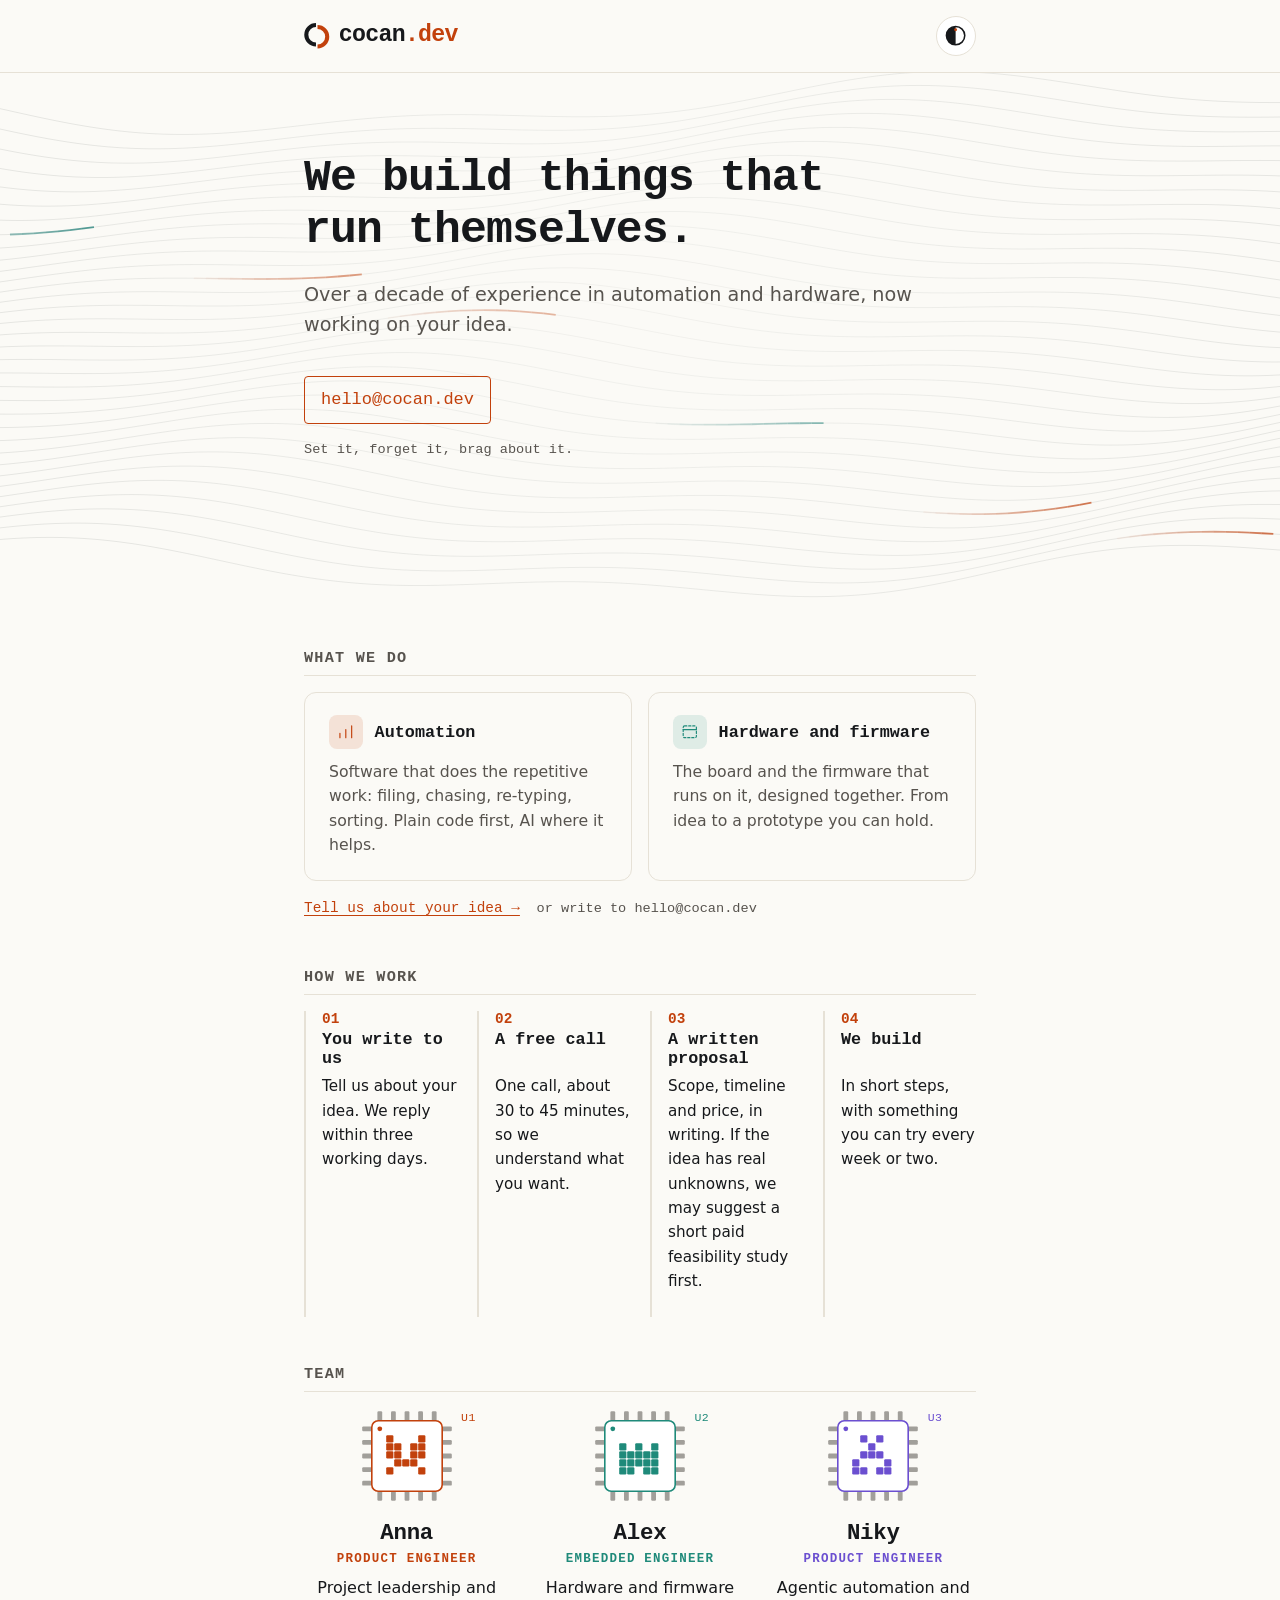
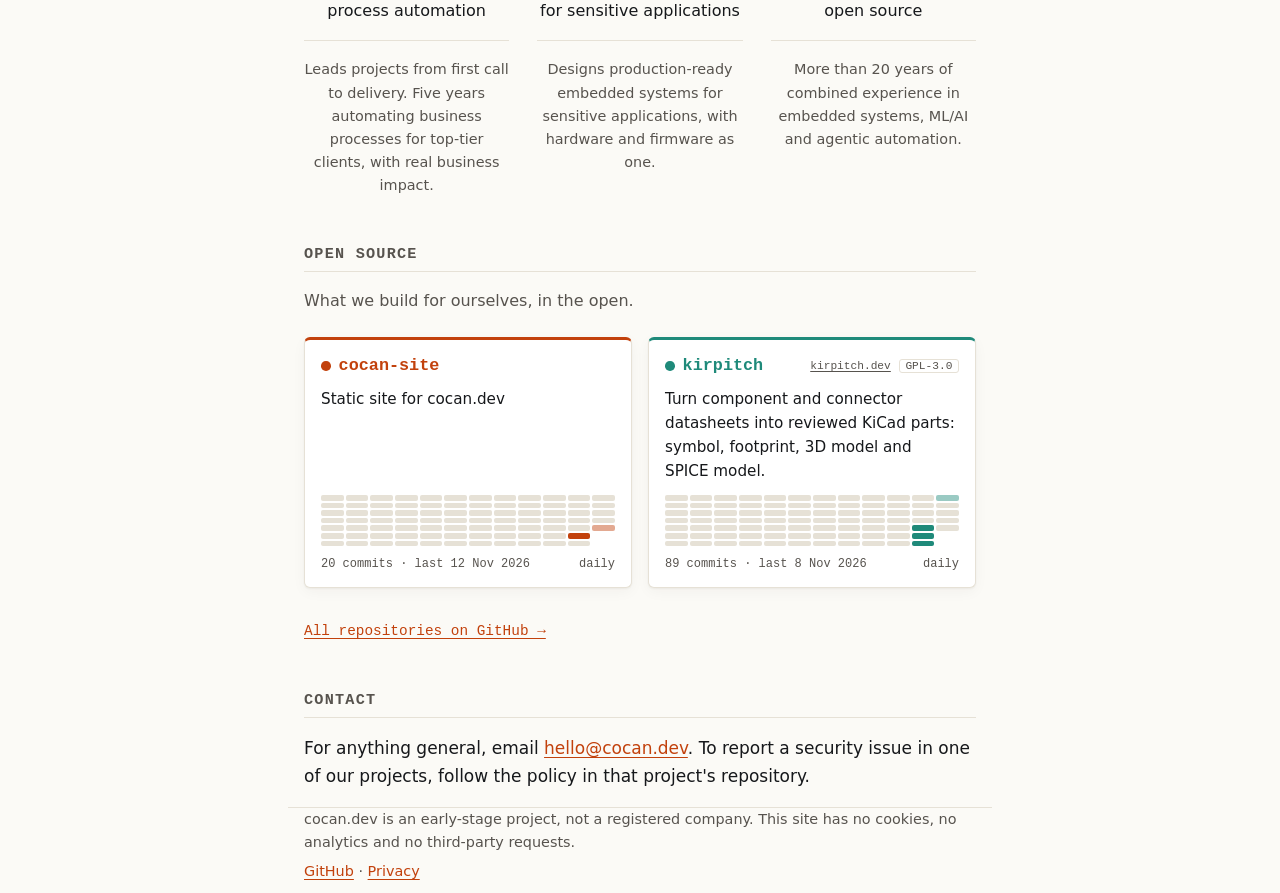
<file: index.html>
<!doctype html>
<html lang="en">
<head>
  <meta charset="utf-8">
  <meta name="viewport" content="width=device-width, initial-scale=1">
  <title>cocan.dev: we build things that run themselves</title>
  <meta name="description" content="A small team that automates the boring parts of your work, in software or in hardware.">
  <meta name="color-scheme" content="light dark">
  <meta property="og:type" content="website">
  <meta property="og:site_name" content="cocan.dev">
  <meta property="og:url" content="https://cocan.dev/">
  <meta property="og:title" content="cocan.dev: we build things that run themselves">
  <meta property="og:description" content="A small team that automates the boring parts of your work, in software or in hardware.">
  <meta property="og:image" content="https://cocan.dev/social-v2.png">
  <meta property="og:image:width" content="1200">
  <meta property="og:image:height" content="630">
  <meta property="og:image:alt" content="The cocan.dev mark and the line: We build things that run themselves.">
  <meta name="twitter:card" content="summary_large_image">
  <link rel="icon" href="favicon.svg" type="image/svg+xml">
  <link rel="apple-touch-icon" href="apple-touch-icon.png">
  <link rel="stylesheet" href="style.css">
</head>
<body>
  <header class="top">
    <div class="wrap topbar">
      <a class="logo" href="/"><svg class="mark" viewBox="0 0 100 100" aria-hidden="true"><path d="M47 8A38 38 0 0 0 47 84"/><path class="b" d="M53 16A38 38 0 0 1 53 92"/></svg>cocan<span>.dev</span></a>
      <button class="theme" type="button" aria-label="Switch between light and dark theme" title="Light / dark">
        <svg viewBox="0 0 24 24" aria-hidden="true"><circle class="rim" cx="12" cy="12" r="9.5"/><path class="half" d="M12 2.5a9.5 9.5 0 0 0 0 19z"/><circle class="pin" cx="12" cy="6" r="1.5"/></svg>
      </button></div>
  </header>
  <script>
    (function () {
      var r = document.documentElement, k = "theme";
      try { var s = localStorage.getItem(k); if (s) r.dataset.theme = s; } catch (e) {}
      document.addEventListener("click", function (e) {
        var b = e.target.closest(".theme"); if (!b) return;
        var dark = r.dataset.theme ? r.dataset.theme === "dark" : matchMedia("(prefers-color-scheme: dark)").matches;
        var next = dark ? "light" : "dark";
        var apply = function () { r.dataset.theme = next; try { localStorage.setItem(k, next); } catch (e2) {} };
        if (!document.startViewTransition || matchMedia("(prefers-reduced-motion: reduce)").matches) { apply(); return; }
        /* the new theme spreads outward from the button as a wave */
        var rc = b.getBoundingClientRect(), x = rc.left + rc.width / 2, y = rc.top + rc.height / 2;
        var end = Math.hypot(Math.max(x, innerWidth - x), Math.max(y, innerHeight - y));
        var tr = document.startViewTransition(apply);
        tr.ready.then(function () {
          r.animate({ clipPath: ["circle(0px at " + x + "px " + y + "px)", "circle(" + end + "px at " + x + "px " + y + "px)"] },
            { duration: 750, easing: "cubic-bezier(.4,0,.2,1)", pseudoElement: "::view-transition-new(root)" });
          var ring = document.createElement("div"); ring.className = "wave"; ring.style.left = x + "px"; ring.style.top = y + "px";
          document.body.appendChild(ring);
          ring.animate({ transform: ["translate(-50%,-50%) scale(0)", "translate(-50%,-50%) scale(" + (2 * end / 100) + ")"], opacity: [0.9, 0] },
            { duration: 750, easing: "cubic-bezier(.4,0,.2,1)" }).onfinish = function () { ring.remove(); };
        });
      });
    })();
  </script>

  <main class="wrap">
    <section class="hero">
      
      <h1>We build things that <span class="nb">run themselves.</span></h1>
      <p class="lead">Over a decade of experience in automation and hardware, now working on your idea.</p>
      <p><a class="button" href="mailto:hello@cocan.dev">hello@cocan.dev</a></p>
      <p class="hint" style="margin:0">Set it, forget it, brag about it.</p>
    </section>

    <section>
      <h2 id="services">What we do</h2>
      <ul class="svcs">
        <li class="svc s0">
          <div class="head">
            <svg viewBox="0 0 24 24" aria-hidden="true"><path d="M4 20V14M12 20V9M20 20V4"/></svg>
            <h3>Automation</h3>
          </div>
          <p>Software that does the repetitive work: filing, chasing, re-typing, sorting. Plain code first, AI where it helps.</p>
        </li>
        <li class="svc s1">
          <div class="head">
            <svg viewBox="0 0 24 24" aria-hidden="true"><rect x="3" y="4" width="18" height="16" rx="2" stroke-dasharray="3 2.5"/><path d="M3 9h18"/></svg>
            <h3>Hardware and firmware</h3>
          </div>
          <p>The board and the firmware that runs on it, designed together. From idea to a prototype you can hold.</p>
        </li>
      </ul>
      <p class="more"><a href="mailto:hello@cocan.dev?subject=New%20project%20idea&amp;body=Hi%20cocan.dev%2C%0A%0AWhat%20do%20you%20want%20to%20build%3F%0A%0A%0ASoftware%2C%20AI%2C%20hardware%2C%20or%20a%20mix%3F%0A%0A%0AWho%20is%20it%20for%3F%0A%0A%0ARough%20timeline%20and%20budget%20%28if%20you%20have%20them%29%3A%0A%0A%0AAnything%20we%20should%20read%20first%20%28links%2C%20sketches%29%3F%0A%0A%0AThanks%2C%0A">Tell us about your idea →</a> <span class="hint">or write to hello@cocan.dev</span></p>
    </section>

    <section>
      <h2>How we work</h2>
      <ol class="steps">
        <li><span class="n">01</span><h3>You write to us</h3><p>Tell us about your idea. We reply within three working days.</p></li>
        <li><span class="n">02</span><h3>A free call</h3><p>One call, about 30 to 45 minutes, so we understand what you want.</p></li>
        <li><span class="n">03</span><h3>A written proposal</h3><p>Scope, timeline and price, in writing. If the idea has real unknowns, we may suggest a short paid feasibility study first.</p></li>
        <li><span class="n">04</span><h3>We build</h3><p>In short steps, with something you can try every week or two.</p></li>
      </ol>
    </section>

    <!-- TODO: add each person's email here once the Tuta family mailboxes exist. -->
    <section>
      <h2 id="team">Team</h2>
      <ul class="team">
        <li class="chip c1">
          <svg viewBox="0 0 120 120" role="img" aria-label="Generated chip-style avatar for Anna">
            <g class="pins"><rect x="23.0" y="4" width="6" height="12" rx="1.5"/><rect x="23.0" y="104" width="6" height="12" rx="1.5"/><rect x="4" y="23.0" width="12" height="6" rx="1.5"/><rect x="104" y="23.0" width="12" height="6" rx="1.5"/><rect x="40.0" y="4" width="6" height="12" rx="1.5"/><rect x="40.0" y="104" width="6" height="12" rx="1.5"/><rect x="4" y="40.0" width="12" height="6" rx="1.5"/><rect x="104" y="40.0" width="12" height="6" rx="1.5"/><rect x="57.0" y="4" width="6" height="12" rx="1.5"/><rect x="57.0" y="104" width="6" height="12" rx="1.5"/><rect x="4" y="57.0" width="12" height="6" rx="1.5"/><rect x="104" y="57.0" width="12" height="6" rx="1.5"/><rect x="74.0" y="4" width="6" height="12" rx="1.5"/><rect x="74.0" y="104" width="6" height="12" rx="1.5"/><rect x="4" y="74.0" width="12" height="6" rx="1.5"/><rect x="104" y="74.0" width="12" height="6" rx="1.5"/><rect x="91.0" y="4" width="6" height="12" rx="1.5"/><rect x="91.0" y="104" width="6" height="12" rx="1.5"/><rect x="4" y="91.0" width="12" height="6" rx="1.5"/><rect x="104" y="91.0" width="12" height="6" rx="1.5"/></g>
            <rect class="body" x="16" y="16" width="88" height="88" rx="8"/>
            <circle class="pin1" cx="26" cy="26" r="3"/>
            <g class="die"><rect x="34" y="34" width="9" height="9" rx="1.5"/><rect x="74" y="34" width="9" height="9" rx="1.5"/><rect x="34" y="44" width="9" height="9" rx="1.5"/><rect x="44" y="44" width="9" height="9" rx="1.5"/><rect x="64" y="44" width="9" height="9" rx="1.5"/><rect x="74" y="44" width="9" height="9" rx="1.5"/><rect x="34" y="54" width="9" height="9" rx="1.5"/><rect x="44" y="54" width="9" height="9" rx="1.5"/><rect x="64" y="54" width="9" height="9" rx="1.5"/><rect x="74" y="54" width="9" height="9" rx="1.5"/><rect x="44" y="64" width="9" height="9" rx="1.5"/><rect x="54" y="64" width="9" height="9" rx="1.5"/><rect x="64" y="64" width="9" height="9" rx="1.5"/><rect x="34" y="74" width="9" height="9" rx="1.5"/><rect x="74" y="74" width="9" height="9" rx="1.5"/></g></svg>
          <h3>Anna</h3>
          <p class="role">Product engineer</p>
          <p class="sub">Project leadership and process automation</p>
          <p class="bio">Leads projects from first call to delivery. Five years automating business processes for top-tier clients, with real business impact.</p>
        </li>
        <li class="chip c2">
          <svg viewBox="0 0 120 120" role="img" aria-label="Generated chip-style avatar for Alex">
            <g class="pins"><rect x="23.0" y="4" width="6" height="12" rx="1.5"/><rect x="23.0" y="104" width="6" height="12" rx="1.5"/><rect x="4" y="23.0" width="12" height="6" rx="1.5"/><rect x="104" y="23.0" width="12" height="6" rx="1.5"/><rect x="40.0" y="4" width="6" height="12" rx="1.5"/><rect x="40.0" y="104" width="6" height="12" rx="1.5"/><rect x="4" y="40.0" width="12" height="6" rx="1.5"/><rect x="104" y="40.0" width="12" height="6" rx="1.5"/><rect x="57.0" y="4" width="6" height="12" rx="1.5"/><rect x="57.0" y="104" width="6" height="12" rx="1.5"/><rect x="4" y="57.0" width="12" height="6" rx="1.5"/><rect x="104" y="57.0" width="12" height="6" rx="1.5"/><rect x="74.0" y="4" width="6" height="12" rx="1.5"/><rect x="74.0" y="104" width="6" height="12" rx="1.5"/><rect x="4" y="74.0" width="12" height="6" rx="1.5"/><rect x="104" y="74.0" width="12" height="6" rx="1.5"/><rect x="91.0" y="4" width="6" height="12" rx="1.5"/><rect x="91.0" y="104" width="6" height="12" rx="1.5"/><rect x="4" y="91.0" width="12" height="6" rx="1.5"/><rect x="104" y="91.0" width="12" height="6" rx="1.5"/></g>
            <rect class="body" x="16" y="16" width="88" height="88" rx="8"/>
            <circle class="pin1" cx="26" cy="26" r="3"/>
            <g class="die"><rect x="34" y="44" width="9" height="9" rx="1.5"/><rect x="54" y="44" width="9" height="9" rx="1.5"/><rect x="74" y="44" width="9" height="9" rx="1.5"/><rect x="34" y="54" width="9" height="9" rx="1.5"/><rect x="44" y="54" width="9" height="9" rx="1.5"/><rect x="54" y="54" width="9" height="9" rx="1.5"/><rect x="64" y="54" width="9" height="9" rx="1.5"/><rect x="74" y="54" width="9" height="9" rx="1.5"/><rect x="34" y="64" width="9" height="9" rx="1.5"/><rect x="44" y="64" width="9" height="9" rx="1.5"/><rect x="54" y="64" width="9" height="9" rx="1.5"/><rect x="64" y="64" width="9" height="9" rx="1.5"/><rect x="74" y="64" width="9" height="9" rx="1.5"/><rect x="34" y="74" width="9" height="9" rx="1.5"/><rect x="44" y="74" width="9" height="9" rx="1.5"/><rect x="64" y="74" width="9" height="9" rx="1.5"/><rect x="74" y="74" width="9" height="9" rx="1.5"/></g></svg>
          <h3>Alex</h3>
          <p class="role">Embedded engineer</p>
          <p class="sub">Hardware and firmware for sensitive applications</p>
          <p class="bio">Designs production-ready embedded systems for sensitive applications, with hardware and firmware as one.</p>
        </li>
        <li class="chip c3">
          <svg viewBox="0 0 120 120" role="img" aria-label="Generated chip-style avatar for Niky">
            <g class="pins"><rect x="23.0" y="4" width="6" height="12" rx="1.5"/><rect x="23.0" y="104" width="6" height="12" rx="1.5"/><rect x="4" y="23.0" width="12" height="6" rx="1.5"/><rect x="104" y="23.0" width="12" height="6" rx="1.5"/><rect x="40.0" y="4" width="6" height="12" rx="1.5"/><rect x="40.0" y="104" width="6" height="12" rx="1.5"/><rect x="4" y="40.0" width="12" height="6" rx="1.5"/><rect x="104" y="40.0" width="12" height="6" rx="1.5"/><rect x="57.0" y="4" width="6" height="12" rx="1.5"/><rect x="57.0" y="104" width="6" height="12" rx="1.5"/><rect x="4" y="57.0" width="12" height="6" rx="1.5"/><rect x="104" y="57.0" width="12" height="6" rx="1.5"/><rect x="74.0" y="4" width="6" height="12" rx="1.5"/><rect x="74.0" y="104" width="6" height="12" rx="1.5"/><rect x="4" y="74.0" width="12" height="6" rx="1.5"/><rect x="104" y="74.0" width="12" height="6" rx="1.5"/><rect x="91.0" y="4" width="6" height="12" rx="1.5"/><rect x="91.0" y="104" width="6" height="12" rx="1.5"/><rect x="4" y="91.0" width="12" height="6" rx="1.5"/><rect x="104" y="91.0" width="12" height="6" rx="1.5"/></g>
            <rect class="body" x="16" y="16" width="88" height="88" rx="8"/>
            <circle class="pin1" cx="26" cy="26" r="3"/>
            <g class="die"><rect x="44" y="34" width="9" height="9" rx="1.5"/><rect x="64" y="34" width="9" height="9" rx="1.5"/><rect x="54" y="44" width="9" height="9" rx="1.5"/><rect x="44" y="54" width="9" height="9" rx="1.5"/><rect x="54" y="54" width="9" height="9" rx="1.5"/><rect x="64" y="54" width="9" height="9" rx="1.5"/><rect x="34" y="64" width="9" height="9" rx="1.5"/><rect x="74" y="64" width="9" height="9" rx="1.5"/><rect x="34" y="74" width="9" height="9" rx="1.5"/><rect x="44" y="74" width="9" height="9" rx="1.5"/><rect x="64" y="74" width="9" height="9" rx="1.5"/><rect x="74" y="74" width="9" height="9" rx="1.5"/></g></svg>
          <h3>Niky</h3>
          <p class="role">Product engineer</p>
          <p class="sub">Agentic automation and open source</p>
          <p class="bio">More than 20 years of combined experience in embedded systems, ML/AI and agentic automation.</p>
        </li>
      </ul>
    </section>

    <section>
      <h2 id="open-source">Open source</h2>
      <p class="lead" style="font-size:1rem">What we build for ourselves, in the open.</p>
      <!-- activity:start -->
      <ul class="projects">
        <li class="proj p0 live">
          <div class="head"><span class="led" aria-hidden="true"></span><h3><a href="https://github.com/cocan-dev/cocan-site">cocan-site</a></h3></div>
          <p class="desc">Static site for cocan.dev</p>
          <div class="graph" role="img" aria-label="20 commits, daily activity, last 12 weeks"><div class="matrix"><i class="cell" style="--i:0" title="23 Aug 2026: 0 commits"></i><i class="cell" style="--i:0" title="24 Aug 2026: 0 commits"></i><i class="cell" style="--i:0" title="25 Aug 2026: 0 commits"></i><i class="cell" style="--i:0" title="26 Aug 2026: 0 commits"></i><i class="cell" style="--i:0" title="27 Aug 2026: 0 commits"></i><i class="cell" style="--i:0" title="28 Aug 2026: 0 commits"></i><i class="cell" style="--i:0" title="29 Aug 2026: 0 commits"></i><i class="cell" style="--i:1" title="30 Aug 2026: 0 commits"></i><i class="cell" style="--i:1" title="31 Aug 2026: 0 commits"></i><i class="cell" style="--i:1" title="1 Sep 2026: 0 commits"></i><i class="cell" style="--i:1" title="2 Sep 2026: 0 commits"></i><i class="cell" style="--i:1" title="3 Sep 2026: 0 commits"></i><i class="cell" style="--i:1" title="4 Sep 2026: 0 commits"></i><i class="cell" style="--i:1" title="5 Sep 2026: 0 commits"></i><i class="cell" style="--i:2" title="6 Sep 2026: 0 commits"></i><i class="cell" style="--i:2" title="7 Sep 2026: 0 commits"></i><i class="cell" style="--i:2" title="8 Sep 2026: 0 commits"></i><i class="cell" style="--i:2" title="9 Sep 2026: 0 commits"></i><i class="cell" style="--i:2" title="10 Sep 2026: 0 commits"></i><i class="cell" style="--i:2" title="11 Sep 2026: 0 commits"></i><i class="cell" style="--i:2" title="12 Sep 2026: 0 commits"></i><i class="cell" style="--i:3" title="13 Sep 2026: 0 commits"></i><i class="cell" style="--i:3" title="14 Sep 2026: 0 commits"></i><i class="cell" style="--i:3" title="15 Sep 2026: 0 commits"></i><i class="cell" style="--i:3" title="16 Sep 2026: 0 commits"></i><i class="cell" style="--i:3" title="17 Sep 2026: 0 commits"></i><i class="cell" style="--i:3" title="18 Sep 2026: 0 commits"></i><i class="cell" style="--i:3" title="19 Sep 2026: 0 commits"></i><i class="cell" style="--i:4" title="20 Sep 2026: 0 commits"></i><i class="cell" style="--i:4" title="21 Sep 2026: 0 commits"></i><i class="cell" style="--i:4" title="22 Sep 2026: 0 commits"></i><i class="cell" style="--i:4" title="23 Sep 2026: 0 commits"></i><i class="cell" style="--i:4" title="24 Sep 2026: 0 commits"></i><i class="cell" style="--i:4" title="25 Sep 2026: 0 commits"></i><i class="cell" style="--i:4" title="26 Sep 2026: 0 commits"></i><i class="cell" style="--i:5" title="27 Sep 2026: 0 commits"></i><i class="cell" style="--i:5" title="28 Sep 2026: 0 commits"></i><i class="cell" style="--i:5" title="29 Sep 2026: 0 commits"></i><i class="cell" style="--i:5" title="30 Sep 2026: 0 commits"></i><i class="cell" style="--i:5" title="1 Oct 2026: 0 commits"></i><i class="cell" style="--i:5" title="2 Oct 2026: 0 commits"></i><i class="cell" style="--i:5" title="3 Oct 2026: 0 commits"></i><i class="cell" style="--i:6" title="4 Oct 2026: 0 commits"></i><i class="cell" style="--i:6" title="5 Oct 2026: 0 commits"></i><i class="cell" style="--i:6" title="6 Oct 2026: 0 commits"></i><i class="cell" style="--i:6" title="7 Oct 2026: 0 commits"></i><i class="cell" style="--i:6" title="8 Oct 2026: 0 commits"></i><i class="cell" style="--i:6" title="9 Oct 2026: 0 commits"></i><i class="cell" style="--i:6" title="10 Oct 2026: 0 commits"></i><i class="cell" style="--i:7" title="11 Oct 2026: 0 commits"></i><i class="cell" style="--i:7" title="12 Oct 2026: 0 commits"></i><i class="cell" style="--i:7" title="13 Oct 2026: 0 commits"></i><i class="cell" style="--i:7" title="14 Oct 2026: 0 commits"></i><i class="cell" style="--i:7" title="15 Oct 2026: 0 commits"></i><i class="cell" style="--i:7" title="16 Oct 2026: 0 commits"></i><i class="cell" style="--i:7" title="17 Oct 2026: 0 commits"></i><i class="cell" style="--i:8" title="18 Oct 2026: 0 commits"></i><i class="cell" style="--i:8" title="19 Oct 2026: 0 commits"></i><i class="cell" style="--i:8" title="20 Oct 2026: 0 commits"></i><i class="cell" style="--i:8" title="21 Oct 2026: 0 commits"></i><i class="cell" style="--i:8" title="22 Oct 2026: 0 commits"></i><i class="cell" style="--i:8" title="23 Oct 2026: 0 commits"></i><i class="cell" style="--i:8" title="24 Oct 2026: 0 commits"></i><i class="cell" style="--i:9" title="25 Oct 2026: 0 commits"></i><i class="cell" style="--i:9" title="26 Oct 2026: 0 commits"></i><i class="cell" style="--i:9" title="27 Oct 2026: 0 commits"></i><i class="cell" style="--i:9" title="28 Oct 2026: 0 commits"></i><i class="cell" style="--i:9" title="29 Oct 2026: 0 commits"></i><i class="cell" style="--i:9" title="30 Oct 2026: 0 commits"></i><i class="cell" style="--i:9" title="31 Oct 2026: 0 commits"></i><i class="cell" style="--i:10" title="1 Nov 2026: 0 commits"></i><i class="cell" style="--i:10" title="2 Nov 2026: 0 commits"></i><i class="cell" style="--i:10" title="3 Nov 2026: 0 commits"></i><i class="cell" style="--i:10" title="4 Nov 2026: 0 commits"></i><i class="cell" style="--i:10" title="5 Nov 2026: 0 commits"></i><i class="cell on l4" style="--i:10" title="6 Nov 2026: 19 commits"></i><i class="cell" style="--i:10" title="7 Nov 2026: 0 commits"></i><i class="cell" style="--i:11" title="8 Nov 2026: 0 commits"></i><i class="cell" style="--i:11" title="9 Nov 2026: 0 commits"></i><i class="cell" style="--i:11" title="10 Nov 2026: 0 commits"></i><i class="cell" style="--i:11" title="11 Nov 2026: 0 commits"></i><i class="cell on l1" style="--i:11" title="12 Nov 2026: 1 commit"></i><i class="cell future"></i><i class="cell future"></i></div></div>
          <p class="meta"><span>20 commits · last 12 Nov 2026</span><span>daily</span></p>
        </li>
        <li class="proj p1 live">
          <div class="head"><span class="led" aria-hidden="true"></span><h3><a href="https://github.com/cocan-dev/kirpitch">kirpitch</a></h3><a class="site" href="https://kirpitch.dev">kirpitch.dev</a><span class="badge">GPL-3.0</span></div>
          <p class="desc">Turn component and connector datasheets into reviewed KiCad parts: symbol, footprint, 3D model and SPICE model.</p>
          <div class="graph" role="img" aria-label="89 commits, daily activity, last 12 weeks"><div class="matrix"><i class="cell" style="--i:0" title="23 Aug 2026: 0 commits"></i><i class="cell" style="--i:0" title="24 Aug 2026: 0 commits"></i><i class="cell" style="--i:0" title="25 Aug 2026: 0 commits"></i><i class="cell" style="--i:0" title="26 Aug 2026: 0 commits"></i><i class="cell" style="--i:0" title="27 Aug 2026: 0 commits"></i><i class="cell" style="--i:0" title="28 Aug 2026: 0 commits"></i><i class="cell" style="--i:0" title="29 Aug 2026: 0 commits"></i><i class="cell" style="--i:1" title="30 Aug 2026: 0 commits"></i><i class="cell" style="--i:1" title="31 Aug 2026: 0 commits"></i><i class="cell" style="--i:1" title="1 Sep 2026: 0 commits"></i><i class="cell" style="--i:1" title="2 Sep 2026: 0 commits"></i><i class="cell" style="--i:1" title="3 Sep 2026: 0 commits"></i><i class="cell" style="--i:1" title="4 Sep 2026: 0 commits"></i><i class="cell" style="--i:1" title="5 Sep 2026: 0 commits"></i><i class="cell" style="--i:2" title="6 Sep 2026: 0 commits"></i><i class="cell" style="--i:2" title="7 Sep 2026: 0 commits"></i><i class="cell" style="--i:2" title="8 Sep 2026: 0 commits"></i><i class="cell" style="--i:2" title="9 Sep 2026: 0 commits"></i><i class="cell" style="--i:2" title="10 Sep 2026: 0 commits"></i><i class="cell" style="--i:2" title="11 Sep 2026: 0 commits"></i><i class="cell" style="--i:2" title="12 Sep 2026: 0 commits"></i><i class="cell" style="--i:3" title="13 Sep 2026: 0 commits"></i><i class="cell" style="--i:3" title="14 Sep 2026: 0 commits"></i><i class="cell" style="--i:3" title="15 Sep 2026: 0 commits"></i><i class="cell" style="--i:3" title="16 Sep 2026: 0 commits"></i><i class="cell" style="--i:3" title="17 Sep 2026: 0 commits"></i><i class="cell" style="--i:3" title="18 Sep 2026: 0 commits"></i><i class="cell" style="--i:3" title="19 Sep 2026: 0 commits"></i><i class="cell" style="--i:4" title="20 Sep 2026: 0 commits"></i><i class="cell" style="--i:4" title="21 Sep 2026: 0 commits"></i><i class="cell" style="--i:4" title="22 Sep 2026: 0 commits"></i><i class="cell" style="--i:4" title="23 Sep 2026: 0 commits"></i><i class="cell" style="--i:4" title="24 Sep 2026: 0 commits"></i><i class="cell" style="--i:4" title="25 Sep 2026: 0 commits"></i><i class="cell" style="--i:4" title="26 Sep 2026: 0 commits"></i><i class="cell" style="--i:5" title="27 Sep 2026: 0 commits"></i><i class="cell" style="--i:5" title="28 Sep 2026: 0 commits"></i><i class="cell" style="--i:5" title="29 Sep 2026: 0 commits"></i><i class="cell" style="--i:5" title="30 Sep 2026: 0 commits"></i><i class="cell" style="--i:5" title="1 Oct 2026: 0 commits"></i><i class="cell" style="--i:5" title="2 Oct 2026: 0 commits"></i><i class="cell" style="--i:5" title="3 Oct 2026: 0 commits"></i><i class="cell" style="--i:6" title="4 Oct 2026: 0 commits"></i><i class="cell" style="--i:6" title="5 Oct 2026: 0 commits"></i><i class="cell" style="--i:6" title="6 Oct 2026: 0 commits"></i><i class="cell" style="--i:6" title="7 Oct 2026: 0 commits"></i><i class="cell" style="--i:6" title="8 Oct 2026: 0 commits"></i><i class="cell" style="--i:6" title="9 Oct 2026: 0 commits"></i><i class="cell" style="--i:6" title="10 Oct 2026: 0 commits"></i><i class="cell" style="--i:7" title="11 Oct 2026: 0 commits"></i><i class="cell" style="--i:7" title="12 Oct 2026: 0 commits"></i><i class="cell" style="--i:7" title="13 Oct 2026: 0 commits"></i><i class="cell" style="--i:7" title="14 Oct 2026: 0 commits"></i><i class="cell" style="--i:7" title="15 Oct 2026: 0 commits"></i><i class="cell" style="--i:7" title="16 Oct 2026: 0 commits"></i><i class="cell" style="--i:7" title="17 Oct 2026: 0 commits"></i><i class="cell" style="--i:8" title="18 Oct 2026: 0 commits"></i><i class="cell" style="--i:8" title="19 Oct 2026: 0 commits"></i><i class="cell" style="--i:8" title="20 Oct 2026: 0 commits"></i><i class="cell" style="--i:8" title="21 Oct 2026: 0 commits"></i><i class="cell" style="--i:8" title="22 Oct 2026: 0 commits"></i><i class="cell" style="--i:8" title="23 Oct 2026: 0 commits"></i><i class="cell" style="--i:8" title="24 Oct 2026: 0 commits"></i><i class="cell" style="--i:9" title="25 Oct 2026: 0 commits"></i><i class="cell" style="--i:9" title="26 Oct 2026: 0 commits"></i><i class="cell" style="--i:9" title="27 Oct 2026: 0 commits"></i><i class="cell" style="--i:9" title="28 Oct 2026: 0 commits"></i><i class="cell" style="--i:9" title="29 Oct 2026: 0 commits"></i><i class="cell" style="--i:9" title="30 Oct 2026: 0 commits"></i><i class="cell" style="--i:9" title="31 Oct 2026: 0 commits"></i><i class="cell" style="--i:10" title="1 Nov 2026: 0 commits"></i><i class="cell" style="--i:10" title="2 Nov 2026: 0 commits"></i><i class="cell" style="--i:10" title="3 Nov 2026: 0 commits"></i><i class="cell" style="--i:10" title="4 Nov 2026: 0 commits"></i><i class="cell on l4" style="--i:10" title="5 Nov 2026: 9 commits"></i><i class="cell on l4" style="--i:10" title="6 Nov 2026: 61 commits"></i><i class="cell on l4" style="--i:10" title="7 Nov 2026: 18 commits"></i><i class="cell on l1" style="--i:11" title="8 Nov 2026: 1 commit"></i><i class="cell" style="--i:11" title="9 Nov 2026: 0 commits"></i><i class="cell" style="--i:11" title="10 Nov 2026: 0 commits"></i><i class="cell" style="--i:11" title="11 Nov 2026: 0 commits"></i><i class="cell" style="--i:11" title="12 Nov 2026: 0 commits"></i><i class="cell future"></i><i class="cell future"></i></div></div>
          <p class="meta"><span>89 commits · last 8 Nov 2026</span><span>daily</span></p>
        </li>
      </ul>
      <p class="more"><a href="https://github.com/orgs/cocan-dev/repositories">All repositories on GitHub →</a></p>
      <!-- activity:end -->
    </section>

    <section>
      <h2>Contact</h2>
      <p>For anything general, email <a href="mailto:hello@cocan.dev">hello@cocan.dev</a>. To report a security issue in one of our projects, follow the policy in that project's repository.</p>
    </section>
  </main>

  <footer class="wrap">
    <p>cocan.dev is an early-stage project, not a registered company. This site has no cookies, no analytics and no third-party requests.</p>
    <p><a href="https://github.com/cocan-dev">GitHub</a> &middot; <a href="/privacy.html">Privacy</a></p>
  </footer>
<script>
/* hourly activity bars: show the tooltip in the visitor's own time zone (the UTC text stays as the fallback) */
(function () {
  document.querySelectorAll('.bar[data-h]').forEach(function (b) {
    var d = new Date(b.getAttribute('data-h')), n = +b.getAttribute('data-n');
    if (isNaN(d)) return;
    b.title = d.toLocaleString(undefined, { day: 'numeric', month: 'short', year: 'numeric', hour: '2-digit', minute: '2-digit' }) + ': ' + n + ' commit' + (n === 1 ? '' : 's');
  });
})();
</script>
<script>
/* hero background: slow signal lines with data pulses; the pointer acts as a gravity well (canvas, decorative) */
(function () {
  var hero = document.querySelector('.hero');
  var cv = document.createElement('canvas'); cv.className = 'bgc'; cv.setAttribute('aria-hidden', 'true');
  hero.insertBefore(cv, hero.firstChild);
  var ctx = cv.getContext('2d'), root = document.documentElement;
  var reduce = matchMedia('(prefers-reduced-motion: reduce)').matches;
  var W = 0, H = 0, dpr = 1, cols, visible = true, t0 = performance.now();
  function hex(s) { s = s.trim(); if (s.length === 4) s = '#' + s[1] + s[1] + s[2] + s[2] + s[3] + s[3]; return [parseInt(s.slice(1, 3), 16), parseInt(s.slice(3, 5), 16), parseInt(s.slice(5, 7), 16)]; }
  function readColors() {
    var cs = getComputedStyle(root), bg = hex(cs.getPropertyValue('--bg')), dark = (bg[0] + bg[1] + bg[2]) < 300;
    cols = { fg: hex(cs.getPropertyValue('--fg')), ac: hex(cs.getPropertyValue('--accent')), alt: dark ? [79, 209, 184] : [15, 118, 110] };
  }
  function rgba(c, a) { return 'rgba(' + c[0] + ',' + c[1] + ',' + c[2] + ',' + a + ')'; }
  var N = 34;
  /* gravity: every point is pulled toward the pointer along the line between them; the pull fades with distance,
     so lines curve concentrically around the pointer like light bending around a mass */
  var mx = -9999, my = -9999, tx = -9999, ty = -9999, pw = 0, want = 0, A = 0.62, R2 = 230 * 230, px = 0, py = 0;
  function pt(j, x, t) {
    var y = H * (0.06 + 0.88 * j / (N - 1)) + 24 * Math.sin(x * 0.0045 + t * 0.18 + j * 0.14) + 10 * Math.sin(x * 0.012 - t * 0.12 + j * 0.31);
    if (pw > 0.002) {
      var dx = mx - x, dy = my - y, f = A * pw * Math.exp(-(dx * dx + dy * dy) / R2);
      x += dx * f; y += dy * f;
    }
    px = x; py = y;
  }
  if (!reduce) {
    document.addEventListener('pointermove', function (e) {
      var r = cv.getBoundingClientRect(); tx = e.clientX - r.left; ty = e.clientY - r.top;
      want = (ty > -60 && ty < r.height + 60) ? 1 : 0;
      if (pw < 0.01) { mx = tx; my = ty; }
    }, { passive: true });
    document.documentElement.addEventListener('pointerleave', function () { want = 0; });
  }
  function ease() { mx += (tx - mx) * 0.16; my += (ty - my) * 0.16; pw += (want - pw) * 0.07; }
  function draw(t) {
    ctx.setTransform(dpr, 0, 0, dpr, 0, 0); ctx.clearRect(0, 0, W, H);
    var j, x;
    if (pw > 0.01) {
      var g = ctx.createRadialGradient(mx, my, 0, mx, my, 150);
      g.addColorStop(0, rgba(cols.ac, 0.09 * pw)); g.addColorStop(1, rgba(cols.ac, 0));
      ctx.fillStyle = g; ctx.fillRect(mx - 150, my - 150, 300, 300);
    }
    ctx.lineWidth = 1; ctx.strokeStyle = rgba(cols.fg, 0.085);
    for (j = 0; j < N; j++) {
      ctx.beginPath();
      for (x = 0; x <= W + 6; x += 6) { pt(j, x, t); if (x === 0) ctx.moveTo(px, py); else ctx.lineTo(px, py); }
      ctx.stroke();
    }
    if (reduce) return;
    for (var p = 0; p < 7; p++) {
      j = (p * 5 + 2) % N;
      var head = (((t * (0.05 + (p % 3) * 0.015) + p * 0.19) % 1.4) - 0.2) * W, col = p % 3 === 1 ? cols.alt : cols.ac;
      for (var s = 0; s < 14; s++) {
        var x0 = head - s * 12, x1 = x0 - 12; if (x1 < 0 || x0 > W) continue;
        ctx.strokeStyle = rgba(col, 0.75 * (1 - s / 14)); ctx.lineWidth = 1.8;
        ctx.beginPath(); pt(j, x0, t); ctx.moveTo(px, py); pt(j, x1, t); ctx.lineTo(px, py); ctx.stroke();
      }
    }
  }
  function frame(now) { ease(); if (visible) draw((now - t0) / 1000); if (!reduce) requestAnimationFrame(frame); }
  function resize() { dpr = Math.min(devicePixelRatio || 1, 2); W = cv.clientWidth; H = cv.clientHeight; cv.width = Math.round(W * dpr); cv.height = Math.round(H * dpr); readColors(); draw((performance.now() - t0) / 1000); }
  new ResizeObserver(resize).observe(cv);
  new MutationObserver(function () { readColors(); if (reduce) draw(0); }).observe(root, { attributes: true, attributeFilter: ['data-theme'] });
  matchMedia('(prefers-color-scheme: dark)').addEventListener('change', function () { readColors(); if (reduce) draw(0); });
  new IntersectionObserver(function (e) { visible = e[0].isIntersecting; }).observe(hero);
  resize(); requestAnimationFrame(frame);
})();
</script>
</body>
</html>
</file>
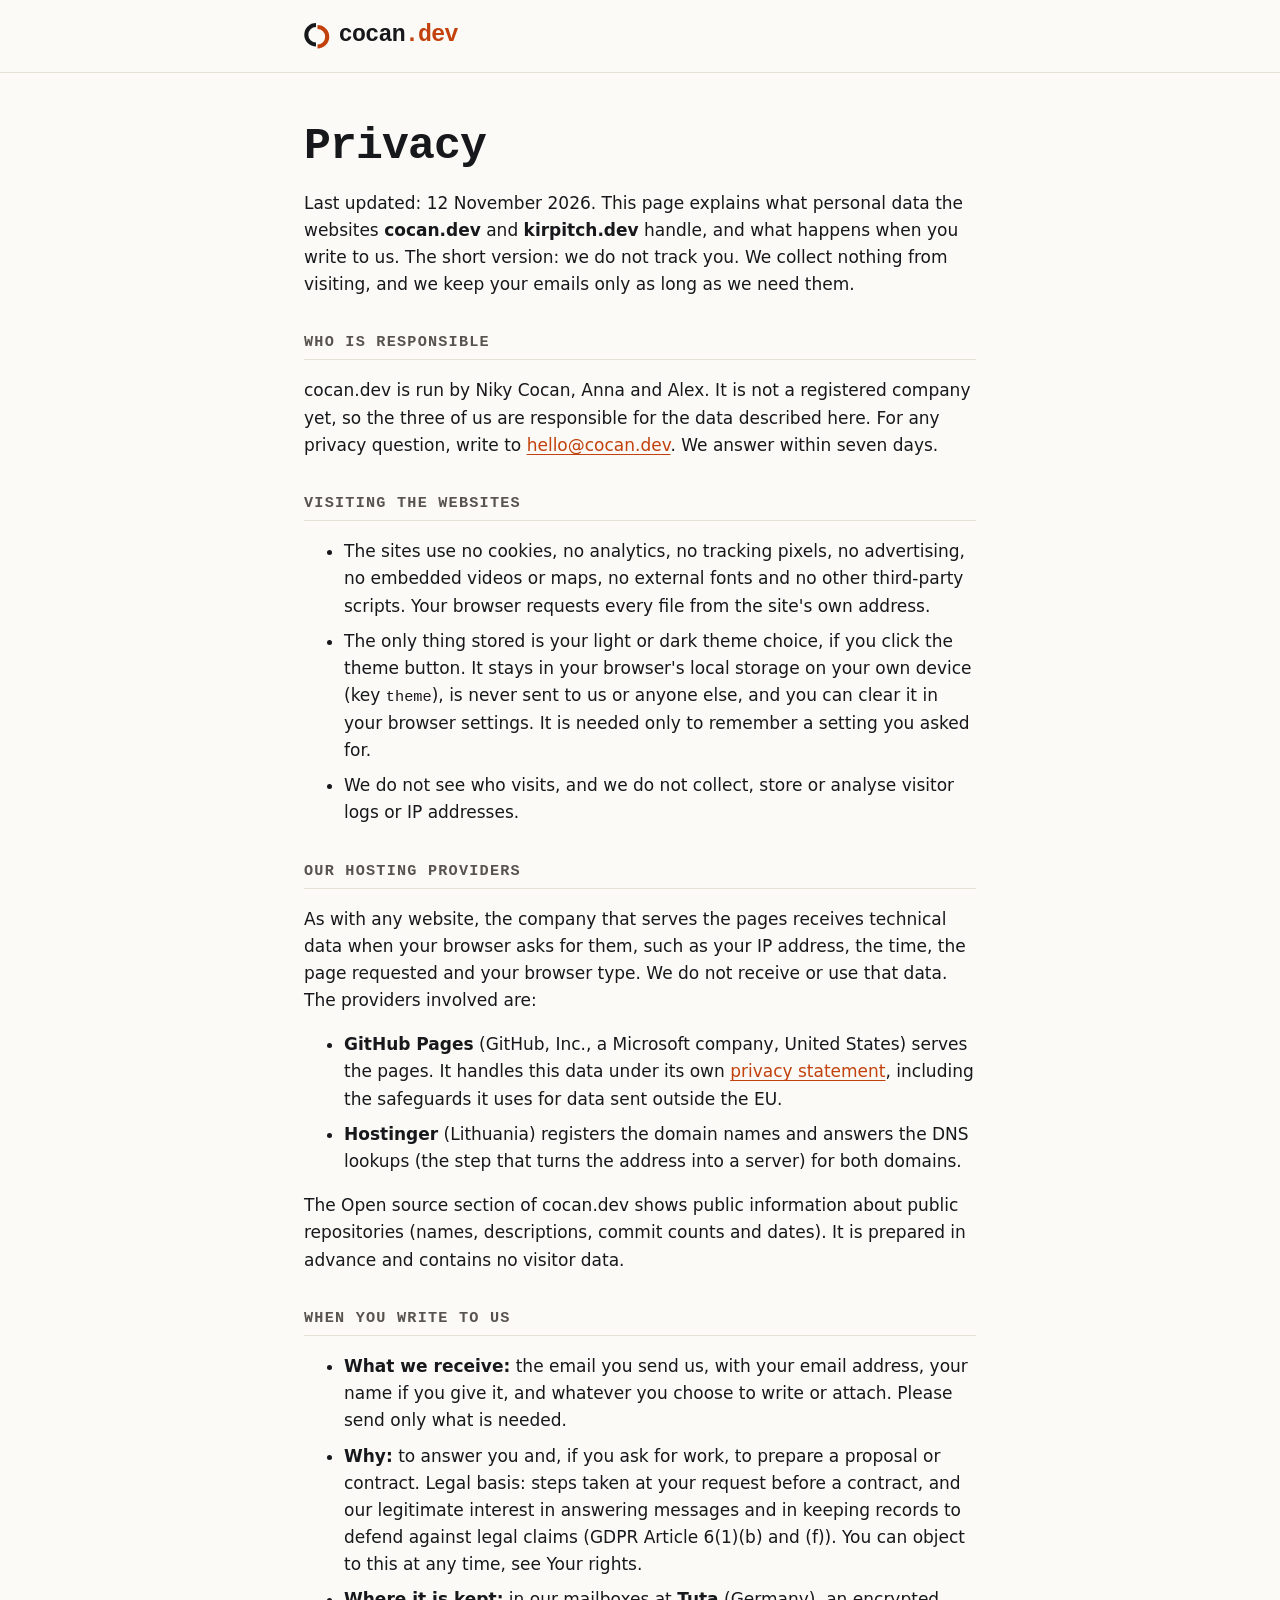
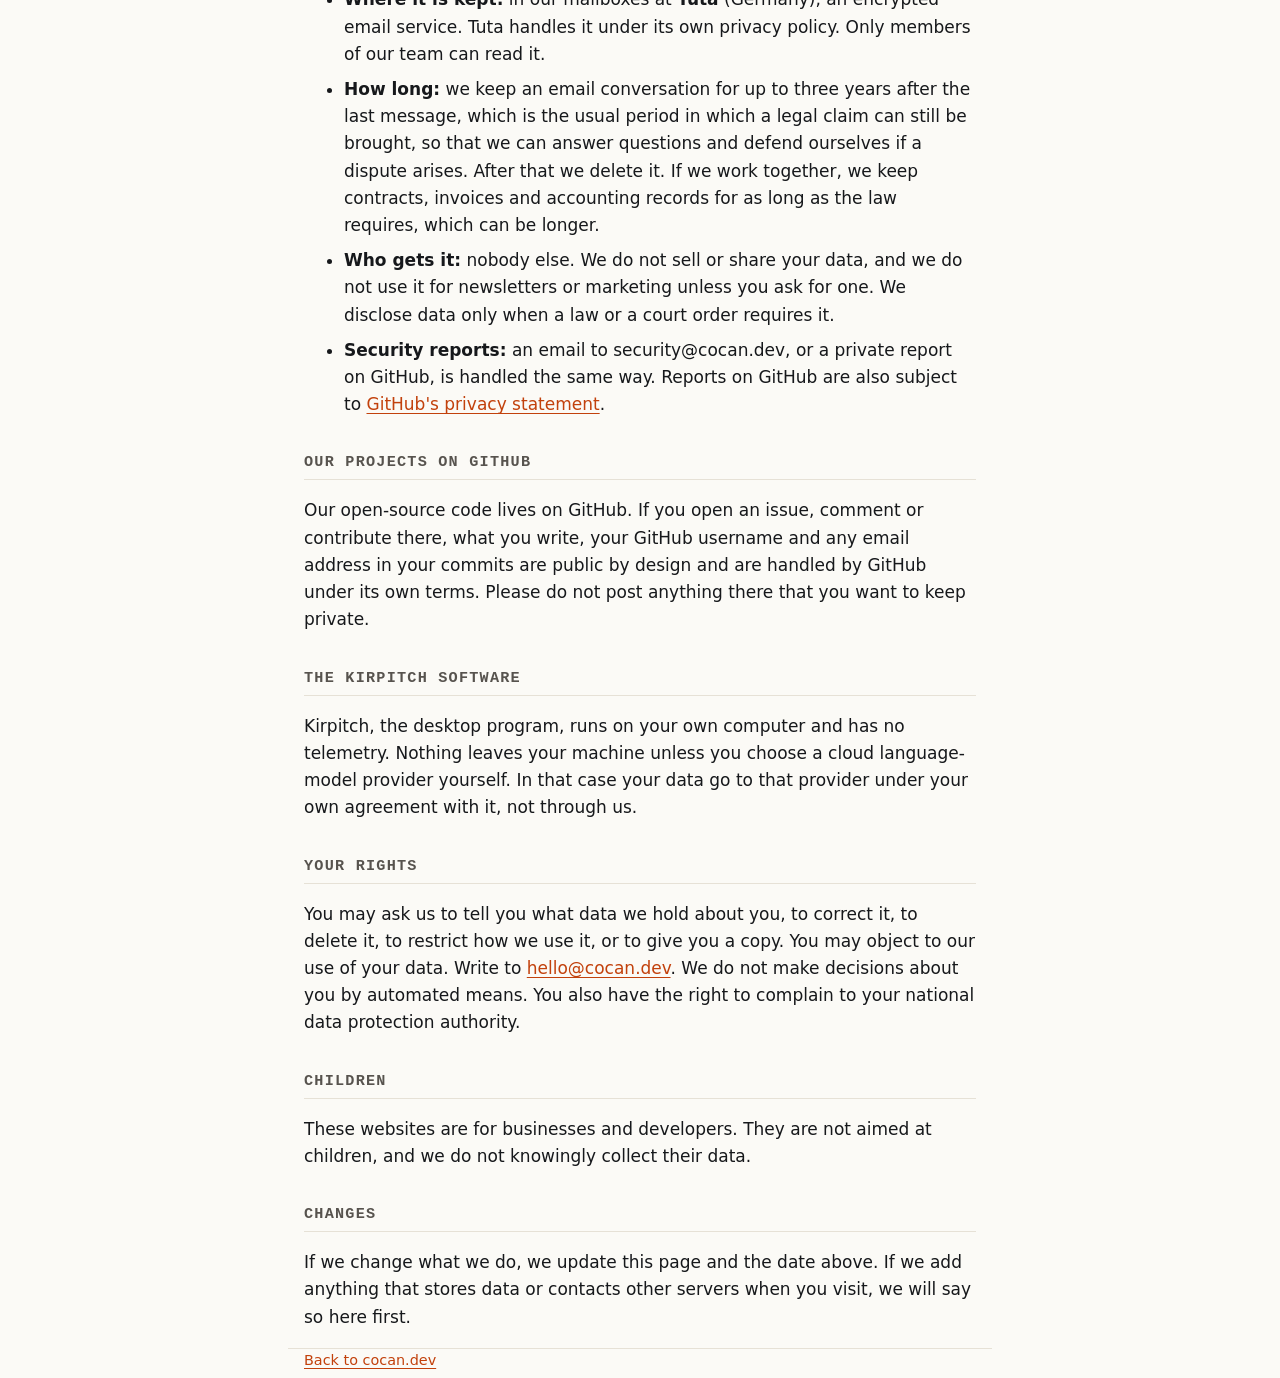
<file: privacy.html>
<!doctype html>
<html lang="en">
<head>
  <meta charset="utf-8">
  <meta name="viewport" content="width=device-width, initial-scale=1">
  <title>Privacy | cocan.dev</title>
  <meta name="description" content="What personal data cocan.dev handles: none from visiting, and how we treat emails you send us.">
  <meta name="color-scheme" content="light dark">
  <link rel="icon" href="/favicon.svg" type="image/svg+xml">
  <link rel="stylesheet" href="/style.css">
  <script>try{var t=localStorage.getItem("theme");if(t)document.documentElement.dataset.theme=t}catch(e){}</script>
</head>
<body>
  <header class="top">
    <div class="wrap topbar">
      <a class="logo" href="/"><svg class="mark" viewBox="0 0 100 100" aria-hidden="true"><path d="M47 8A38 38 0 0 0 47 84"/><path class="b" d="M53 16A38 38 0 0 1 53 92"/></svg>cocan<span>.dev</span></a></div>
  </header>
  <main class="wrap prose">
    <h1>Privacy</h1>
    <p>Last updated: 12 November 2026. This page explains what personal data the websites <strong>cocan.dev</strong> and <strong>kirpitch.dev</strong> handle, and what happens when you write to us. The short version: we do not track you. We collect nothing from visiting, and we keep your emails only as long as we need them.</p>

    <h2>Who is responsible</h2>
    <p>cocan.dev is run by Niky Cocan, Anna and Alex. It is not a registered company yet, so the three of us are responsible for the data described here. For any privacy question, write to <a href="mailto:hello@cocan.dev">hello@cocan.dev</a>. We answer within seven days.</p>

    <h2>Visiting the websites</h2>
    <ul>
      <li>The sites use no cookies, no analytics, no tracking pixels, no advertising, no embedded videos or maps, no external fonts and no other third-party scripts. Your browser requests every file from the site's own address.</li>
      <li>The only thing stored is your light or dark theme choice, if you click the theme button. It stays in your browser's local storage on your own device (key <code>theme</code>), is never sent to us or anyone else, and you can clear it in your browser settings. It is needed only to remember a setting you asked for.</li>
      <li>We do not see who visits, and we do not collect, store or analyse visitor logs or IP addresses.</li>
    </ul>

    <h2>Our hosting providers</h2>
    <p>As with any website, the company that serves the pages receives technical data when your browser asks for them, such as your IP address, the time, the page requested and your browser type. We do not receive or use that data. The providers involved are:</p>
    <ul>
      <li><strong>GitHub Pages</strong> (GitHub, Inc., a Microsoft company, United States) serves the pages. It handles this data under its own <a href="https://docs.github.com/en/site-policy/privacy-policies/github-general-privacy-statement">privacy statement</a>, including the safeguards it uses for data sent outside the EU.</li>
      <li><strong>Hostinger</strong> (Lithuania) registers the domain names and answers the DNS lookups (the step that turns the address into a server) for both domains.</li>
    </ul>
    <p>The Open source section of cocan.dev shows public information about public repositories (names, descriptions, commit counts and dates). It is prepared in advance and contains no visitor data.</p>

    <h2>When you write to us</h2>
    <ul>
      <li><strong>What we receive:</strong> the email you send us, with your email address, your name if you give it, and whatever you choose to write or attach. Please send only what is needed.</li>
      <li><strong>Why:</strong> to answer you and, if you ask for work, to prepare a proposal or contract. Legal basis: steps taken at your request before a contract, and our legitimate interest in answering messages and in keeping records to defend against legal claims (GDPR Article 6(1)(b) and (f)). You can object to this at any time, see Your rights.</li>
      <li><strong>Where it is kept:</strong> in our mailboxes at <strong>Tuta</strong> (Germany), an encrypted email service. Tuta handles it under its own privacy policy. Only members of our team can read it.</li>
      <li><strong>How long:</strong> we keep an email conversation for up to three years after the last message, which is the usual period in which a legal claim can still be brought, so that we can answer questions and defend ourselves if a dispute arises. After that we delete it. If we work together, we keep contracts, invoices and accounting records for as long as the law requires, which can be longer.</li>
      <li><strong>Who gets it:</strong> nobody else. We do not sell or share your data, and we do not use it for newsletters or marketing unless you ask for one. We disclose data only when a law or a court order requires it.</li>
      <li><strong>Security reports:</strong> an email to security@cocan.dev, or a private report on GitHub, is handled the same way. Reports on GitHub are also subject to <a href="https://docs.github.com/en/site-policy/privacy-policies/github-general-privacy-statement">GitHub's privacy statement</a>.</li>
    </ul>

    <h2>Our projects on GitHub</h2>
    <p>Our open-source code lives on GitHub. If you open an issue, comment or contribute there, what you write, your GitHub username and any email address in your commits are public by design and are handled by GitHub under its own terms. Please do not post anything there that you want to keep private.</p>

    <h2>The Kirpitch software</h2>
    <p>Kirpitch, the desktop program, runs on your own computer and has no telemetry. Nothing leaves your machine unless you choose a cloud language-model provider yourself. In that case your data go to that provider under your own agreement with it, not through us.</p>

    <h2>Your rights</h2>
    <p>You may ask us to tell you what data we hold about you, to correct it, to delete it, to restrict how we use it, or to give you a copy. You may object to our use of your data. Write to <a href="mailto:hello@cocan.dev">hello@cocan.dev</a>. We do not make decisions about you by automated means. You also have the right to complain to your national data protection authority.</p>

    <h2>Children</h2>
    <p>These websites are for businesses and developers. They are not aimed at children, and we do not knowingly collect their data.</p>

    <h2>Changes</h2>
    <p>If we change what we do, we update this page and the date above. If we add anything that stores data or contacts other servers when you visit, we will say so here first.</p>
  </main>

  <footer class="wrap">
    <p><a href="/">Back to cocan.dev</a></p>
  </footer>
</body>
</html>
</file>
<file: style.css>
:root {
  --bg: #fbfaf6;
  --fg: #16181b;
  --muted: #57534e;
  --line: #e6e1d6;
  --accent: #c2410c;
  --card: #ffffff;
  --mono: ui-monospace, "Cascadia Code", "SF Mono", Menlo, Consolas, monospace;
  --sans: system-ui, -apple-system, "Segoe UI", Roboto, sans-serif;
}
@media (prefers-color-scheme: dark) {
  :root {
    --bg: #14161a;
    --fg: #e8e8e3;
    --muted: #9aa0a6;
    --line: #2c3036;
    --accent: #f08a5d;
    --card: #1b1e23;
  }
}
* { box-sizing: border-box; }
body {
  margin: 0;
  background: var(--bg);
  color: var(--fg);
  font: 1.0625rem/1.6 var(--sans);
}
.wrap { max-width: 44rem; margin: 0 auto; padding: 0 1rem; }
header { padding-top: 2rem; }
.logo { font: 700 2rem/1 var(--mono); letter-spacing: -0.03em; color: var(--fg); text-decoration: none; }
.logo { display: inline-flex; align-items: center; }
.logo span { color: var(--accent); }
.logo .mark { margin-right: 0.4em; width: 1.1em; height: 1.1em; flex: none; fill: none; stroke: var(--fg); stroke-width: 16; }
.logo .mark .b { stroke: var(--accent); }
a { color: var(--accent); text-underline-offset: 0.2em; }
a:focus-visible { outline: 2px solid var(--accent); outline-offset: 2px; }
.hero { padding: 4rem 0 2rem; position: relative; isolation: isolate; }
h1 { font: 700 clamp(1.9rem, 5vw, 2.8rem)/1.15 var(--mono); margin: 0 0 1rem; letter-spacing: -0.02em; }
h2 { font: 600 0.95rem var(--mono); text-transform: uppercase; letter-spacing: 0.08em; color: var(--muted); margin: 3rem 0 1rem; border-bottom: 1px solid var(--line); padding-bottom: 0.5rem; }
h3 { font: 600 1.05rem var(--mono); margin: 0 0 0.4rem; }
.lead { color: var(--muted); font-size: 1.2rem; margin: 0 0 1.5rem; }
.button { display: inline-block; font-family: var(--mono); padding: 0.6rem 1rem; border: 1px solid var(--accent); border-radius: 4px; text-decoration: none; }
.button:hover { background: var(--accent); color: var(--bg); }
.cards { list-style: none; margin: 0; padding: 0; display: grid; gap: 1rem; grid-template-columns: repeat(auto-fit, minmax(13rem, 1fr)); }
.cards li, .project { background: var(--card); border: 1px solid var(--line); border-radius: 6px; padding: 1rem; }
.cards p, .project p { margin: 0 0 0.5rem; }
.project h3 a { text-decoration: none; }
footer { margin-top: 4rem; padding-bottom: 2rem; color: var(--muted); font-size: 0.9rem; border-top: 1px solid var(--line); padding-top: 1rem; }
footer p { margin: 0 0 0.4rem; }

/* Team: each person is a generated "chip" (a nod to KiCad parts) */
.team { list-style: none; margin: 0; padding: 0; display: grid; gap: 1.5rem; grid-template-columns: repeat(auto-fit, minmax(9rem, 1fr)); }
.chip { text-align: center; --c: var(--accent); }
.chip.c2 { --c: #1f8a7a; }
.chip.c3 { --c: #6b4fd0; }
@media (prefers-color-scheme: dark) {
  .chip.c2 { --c: #4fd1b8; }
  .chip.c3 { --c: #a38bff; }
}
.chip svg { width: 8rem; max-width: 100%; height: auto; overflow: visible; }
.chip .pins rect { fill: var(--muted); opacity: 0.55; transition: transform 0.25s, opacity 0.25s, fill 0.25s; }
.chip .body { fill: var(--card); stroke: var(--c); stroke-width: 2; }
.chip .pin1 { fill: var(--c); }
.chip .die rect { fill: var(--c); transition: opacity 0.4s; }
.chip:hover .pins rect, .chip:focus-within .pins rect { fill: var(--c); opacity: 1; }
.chip:hover .die rect:nth-child(odd) { opacity: 0.35; }
.chip h3 { margin: 0.5rem 0 0; }
.chip h3::before { content: "U"; color: var(--muted); margin-right: 0.3em; }
@media (prefers-reduced-motion: reduce) { .chip * { transition: none !important; } }

/* Open source: project cards, generated by scripts/update_activity.py */
.projects { list-style: none; margin: 0; padding: 0; display: grid; gap: 1rem; grid-template-columns: repeat(auto-fit, minmax(16rem, 1fr)); row-gap: 0; column-gap: 1rem; --p0: var(--accent); --p1: #1f8a7a; --p2: #6b4fd0; }
@media (prefers-color-scheme: dark) { .projects { --p1: #4fd1b8; --p2: #a38bff; } }
.proj { --c: var(--p0); background: var(--card); border: 1px solid var(--line); border-top: 3px solid var(--c); border-radius: 6px; padding: 1rem; margin-bottom: 1rem; display: grid; grid-row: span 4; grid-template-rows: subgrid; row-gap: 0; transition: transform 0.2s, box-shadow 0.2s; }
.proj.p1 { --c: var(--p1); } .proj.p2 { --c: var(--p2); }
.proj:hover, .proj:focus-within { transform: translateY(-3px); box-shadow: 0 6px 18px color-mix(in srgb, var(--c) 25%, transparent); }
.proj > * { margin: 0 0 0.7rem; }
.proj > :last-child { margin-bottom: 0; }
.proj .head { display: flex; align-items: center; gap: 0.5rem; }
.proj h3 { margin: 0; flex: 1; } .proj h3 a { color: var(--c); text-decoration: none; } .proj h3 a:hover { text-decoration: underline; }
.led { width: 0.6rem; height: 0.6rem; border-radius: 50%; background: var(--line); }
.proj.live .led { background: var(--c); animation: pulse 2s ease-in-out infinite; }
@keyframes pulse { 0%, 100% { box-shadow: 0 0 0 0 color-mix(in srgb, var(--c) 60%, transparent); } 50% { box-shadow: 0 0 0 6px transparent; } }
.proj .site { font: 0.7rem var(--mono); color: var(--muted); }
.proj .site:hover { color: var(--c); }
.badge { font: 0.7rem var(--mono); color: var(--muted); border: 1px solid var(--line); border-radius: 3px; padding: 0 0.35rem; }
.proj .desc { font-size: 0.95rem; }
.graph { height: 3.2rem; }
.bars { display: flex; align-items: flex-end; gap: 2px; height: 100%; }
.bar { flex: 1; height: 12%; border-radius: 2px; background: var(--line); transform-origin: bottom; animation: grow 0.6s backwards; animation-delay: calc(var(--i) * 45ms); }
.bar.on { height: var(--h); background: var(--c); }
.bar:hover { filter: brightness(1.3); }
@keyframes grow { from { transform: scaleY(0); } }
.matrix { display: grid; grid-auto-flow: column; grid-template-rows: repeat(7, 1fr); grid-auto-columns: 1fr; gap: 2px; height: 100%; }
.cell { border-radius: 2px; background: var(--line); animation: grow 0.6s backwards; animation-delay: calc(var(--i) * 45ms); }
.cell.on { background: var(--c); } .cell.l1 { opacity: 0.45; } .cell.l2 { opacity: 0.65; } .cell.l3 { opacity: 0.85; } .cell.future { background: transparent; }
.cell:hover { filter: brightness(1.3); }
.proj .meta { display: flex; justify-content: space-between; gap: 0.5rem; font: 0.75rem var(--mono); color: var(--muted); }
.more { margin: 1rem 0 0; font-family: var(--mono); font-size: 0.9rem; }
@media (prefers-reduced-motion: reduce) { .bar, .cell, .led, .proj { animation: none !important; transition: none !important; } }

/* Hero: reactive grid (grid.js moves --mx/--my with the pointer) */
.gridfx { position: absolute; inset: 0 -1rem; z-index: -1; --mx: 30%; --my: 40%; pointer-events: none;
  background-image: linear-gradient(color-mix(in srgb, var(--fg) 14%, transparent) 1px, transparent 1px), linear-gradient(90deg, color-mix(in srgb, var(--fg) 14%, transparent) 1px, transparent 1px);
  background-size: 32px 32px;
  -webkit-mask-image: linear-gradient(to bottom, #000 40%, transparent); mask-image: linear-gradient(to bottom, #000 40%, transparent); }
.gridfx::after { content: ""; position: absolute; inset: 0; opacity: 0; transition: opacity 0.3s;
  background-image: linear-gradient(var(--accent) 1px, transparent 1px), linear-gradient(90deg, var(--accent) 1px, transparent 1px);
  background-size: 32px 32px;
  -webkit-mask-image: radial-gradient(circle 150px at var(--mx) var(--my), #000, transparent);
  mask-image: radial-gradient(circle 150px at var(--mx) var(--my), #000, transparent); }
.gridfx.active::after { opacity: 0.55; }

/* What we do: animated technical icons */
.svcs { list-style: none; margin: 0; padding: 0; display: grid; gap: 1rem; grid-template-columns: repeat(auto-fit, minmax(13rem, 1fr)); --p0: var(--accent); --p1: #1f8a7a; --p2: #6b4fd0; }
@media (prefers-color-scheme: dark) { .svcs { --p1: #4fd1b8; --p2: #a38bff; } }
.svc { --c: var(--p0); background: var(--card); border: 1px solid var(--line); border-top: 3px solid var(--c); border-radius: 6px; padding: 1rem; transition: transform 0.2s, box-shadow 0.2s; }
.svc { margin-bottom: 1rem; display: grid; grid-row: span 2; grid-template-rows: subgrid; row-gap: 0; }
.svcs { row-gap: 0; column-gap: 1rem; }
.svc.s1 { --c: var(--p1); } .svc.s2 { --c: var(--p2); }
.svc:hover { transform: translateY(-3px); box-shadow: 0 6px 18px color-mix(in srgb, var(--c) 25%, transparent); }
.svc .head { display: flex; align-items: flex-start; gap: 0.6rem; margin-bottom: 0.5rem; }
.svc svg { width: 1.4rem; height: 1.4rem; flex: none; margin-top: 0.05rem; fill: none; stroke: var(--c); stroke-width: 1.6; stroke-linecap: round; stroke-linejoin: round; }
.svc h3 { margin: 0; color: var(--fg); }
.svc p { margin: 0; font-size: 0.95rem; }

/* Hero grid, canvas mode (grid.js draws the bending grid) */
.gridfx.canvas { background: none; color: var(--fg); }
.gridfx.canvas::after { display: none; }
.gridfx canvas { position: absolute; inset: 0; width: 100%; height: 100%; }

/* Contact link and How we work */
.hint { color: var(--muted); font: 0.85rem var(--mono); margin-left: 0.5rem; }
.steps { list-style: none; margin: 0; padding: 0; display: grid; gap: 0 1.25rem; grid-template-columns: repeat(4, 1fr); }
@media (max-width: 40rem) { .steps { grid-template-columns: repeat(2, 1fr); } }
@media (max-width: 22rem) { .steps { grid-template-columns: 1fr; } }
.steps li { display: grid; grid-row: span 3; grid-template-rows: subgrid; row-gap: 0; border-left: 2px solid var(--line); padding: 0 0 1.5rem 1rem; transition: border-color 0.2s; }
.steps li:hover { border-left-color: var(--accent); }
.steps .n { font: 700 0.9rem var(--mono); color: var(--accent); margin-bottom: 0.2rem; }
.steps h3 { margin: 0 0 0.4rem; }
.steps p { margin: 0; font-size: 0.95rem; }

/* ---- additions for the mockup ---- */
:root[data-theme="light"] { --bg:#fbfaf6; --fg:#16181b; --muted:#57534e; --line:#e6e1d6; --accent:#c2410c; --card:#ffffff; color-scheme: light; }
:root[data-theme="dark"]  { --bg:#14161a; --fg:#e8e8e3; --muted:#9aa0a6; --line:#2c3036; --accent:#f08a5d; --card:#1b1e23; color-scheme: dark; }
:root[data-theme="light"] .chip.c2 { --c:#1f8a7a; } :root[data-theme="light"] .chip.c3 { --c:#6b4fd0; }
:root[data-theme="dark"] .chip.c2 { --c:#4fd1b8; }  :root[data-theme="dark"] .chip.c3 { --c:#a38bff; }
:root[data-theme="light"] .svcs, :root[data-theme="light"] .projects { --p1:#1f8a7a; --p2:#6b4fd0; }
:root[data-theme="dark"] .svcs, :root[data-theme="dark"] .projects { --p1:#4fd1b8; --p2:#a38bff; }

header.top { position: sticky; top: 0; z-index: 10; padding: 0; background: var(--bg); border-bottom: 1px solid var(--line); }
.topbar { display: flex; align-items: center; gap: 2rem; height: 4.5rem; justify-content: space-between; }
.top .logo { font-size: 1.45rem; }
h2[id] { scroll-margin-top: 6rem; }
.theme { flex: none; width: 2.5rem; height: 2.5rem; padding: 0; border: 1px solid var(--line); border-radius: 50%; background: var(--card); color: var(--fg); cursor: pointer; display: grid; place-items: center; transition: border-color 0.2s; }
.theme:hover { border-color: var(--accent); }
.theme:focus-visible { outline: 2px solid var(--accent); outline-offset: 2px; }
.theme svg { width: 1.45rem; height: 1.45rem; transition: transform 0.6s cubic-bezier(0.5, -0.5, 0.3, 1.5); }
.theme .rim { fill: none; stroke: currentColor; stroke-width: 1.6; }
.theme .half { fill: currentColor; }
.theme .pin { fill: var(--accent); }
:root[data-theme="dark"] .theme svg { transform: rotate(180deg); }
@media (prefers-color-scheme: dark) { :root:not([data-theme]) .theme svg { transform: rotate(180deg); } }
/* theme change: the new theme spreads from the button as a wave */
::view-transition-old(root), ::view-transition-new(root) { animation: none; mix-blend-mode: normal; }
.wave { position: fixed; width: 100px; height: 100px; border: 2px solid var(--accent); border-radius: 50%; pointer-events: none; z-index: 9999; }
@media (prefers-reduced-motion: reduce) { .theme svg { transition: none; } }.svc, .proj { box-shadow: 0 1px 2px rgba(40, 30, 10, 0.05), 0 4px 14px rgba(40, 30, 10, 0.04); }
.hero { padding: 5rem 0 2.5rem; }
h1 { margin-bottom: 1.5rem; }
.hero .lead { margin-bottom: 2.25rem; line-height: 1.55; max-width: 38rem; }
.hero p:has(.button) { margin: 0 0 1.1rem; }
body { overflow-x: clip; }

/* hero background canvas (candidate styles, behind the text) */
.hero { min-height: 33rem; }
.bgc { position: absolute; top: 0; bottom: 0; left: 50%; width: 100vw; height: 100%; transform: translateX(-50%); z-index: -1; pointer-events: none;
  -webkit-mask-image: radial-gradient(ellipse 50% 72% at 50% 45%, rgba(0,0,0,0.4), #000 100%); mask-image: radial-gradient(ellipse 50% 72% at 50% 45%, rgba(0,0,0,0.4), #000 100%); }
.team { grid-template-columns: repeat(auto-fit, minmax(12.5rem, 1fr)); align-items: start; gap: 2rem 1.5rem; }
.chip { text-align: left; }
.chip svg { width: 6rem; }
.chip .role { margin: 0 0 0.5rem; font: 0.8rem var(--mono); color: var(--c); text-transform: uppercase; letter-spacing: 0.06em; }
.chip .bio { margin: 0; font-size: 0.95rem; }

.nb { white-space: nowrap; }
.prose { padding-top: 3rem; } .prose h1 { margin-bottom: 1rem; } .prose h2 { margin-top: 2.2rem; } .prose li { margin: 0 0 0.5rem; } .prose code { font-family: var(--mono); font-size: 0.9em; }
/* sleeker services and team (12 Nov 2026) */
.svcs { gap: 1rem; grid-template-columns: repeat(auto-fit, minmax(15rem, 1fr)); }
.svc { display: block; grid-row: auto; grid-template-rows: none; margin: 0; padding: 1.4rem 1.5rem; background: transparent; border: 1px solid var(--line); border-top: 1px solid var(--line); border-radius: 12px; box-shadow: none; transition: border-color 0.2s, background 0.2s; }
.svc:hover { transform: none; box-shadow: none; border-color: color-mix(in srgb, var(--c) 55%, var(--line)); background: color-mix(in srgb, var(--c) 5%, transparent); }
.svc .head { align-items: center; gap: 0.75rem; margin-bottom: 0.7rem; }
.svc svg { width: 2.1rem; height: 2.1rem; padding: 0.5rem; margin: 0; border-radius: 8px; background: color-mix(in srgb, var(--c) 13%, transparent); }
.svc h3 { font-size: 1.05rem; }
.svc p { color: var(--muted); font-size: 0.98rem; line-height: 1.55; }
.team { grid-template-columns: repeat(auto-fit, minmax(11.5rem, 1fr)); align-items: stretch; gap: 2.2rem 1.75rem; counter-reset: u; }
.chip { display: flex; flex-direction: column; counter-increment: u; }
.chip svg { width: 5.5rem; margin-bottom: 0.9rem; }
.chip h3 { margin: 0 0 0.15rem; font-size: 1.15rem; }
.chip h3::before { content: "U" counter(u); font-size: 0.7em; margin-right: 0.5em; vertical-align: 0.1em; }
.chip .role { margin: 0 0 0.6rem; white-space: nowrap; }
.chip .bio { color: var(--muted); font-size: 0.98rem; line-height: 1.55; }
/* team: centred chips, designator on the chip */
.chip { position: relative; align-items: center; text-align: center; }
.chip svg { width: 6rem; margin-bottom: 1rem; }
.chip h3::before { content: none; }
.chip::before { content: "U" counter(u); position: absolute; top: 0.2rem; left: calc(50% + 3.4rem); font: 0.72rem var(--mono); color: var(--c); letter-spacing: 0.04em; }
.chip .bio { max-width: 17rem; }
/* team: identical rows for role and bio */
.chip .role { min-height: 2.5em; display: flex; align-items: flex-start; justify-content: center; text-align: center; white-space: normal; max-width: 15rem; line-height: 1.35; margin-bottom: 0.5rem; }
.chip .bio { width: 100%; max-width: 17rem; }
.chip .bio { min-height: calc(5 * 1.55em); }
/* team: clear hierarchy, name > title > subtitle > description (15 Nov 2026) */
.chip h3 { margin: 0 0 0.3rem; font-size: 1.4rem; letter-spacing: -0.01em; }
.chip .role { min-height: 0; margin: 0 0 0.6rem; font-size: 0.78rem; font-weight: 700; letter-spacing: 0.1em; }
.chip .sub { margin: 0 auto; max-width: 15rem; min-height: 2.8em; font: 1rem/1.4 var(--sans); color: var(--fg); }
.chip .bio { margin-top: 1.1rem; padding-top: 1.1rem; border-top: 1px solid var(--line); font-size: 0.9rem; line-height: 1.6; min-height: calc(5 * 1.6em + 1.1rem); }
</file>
